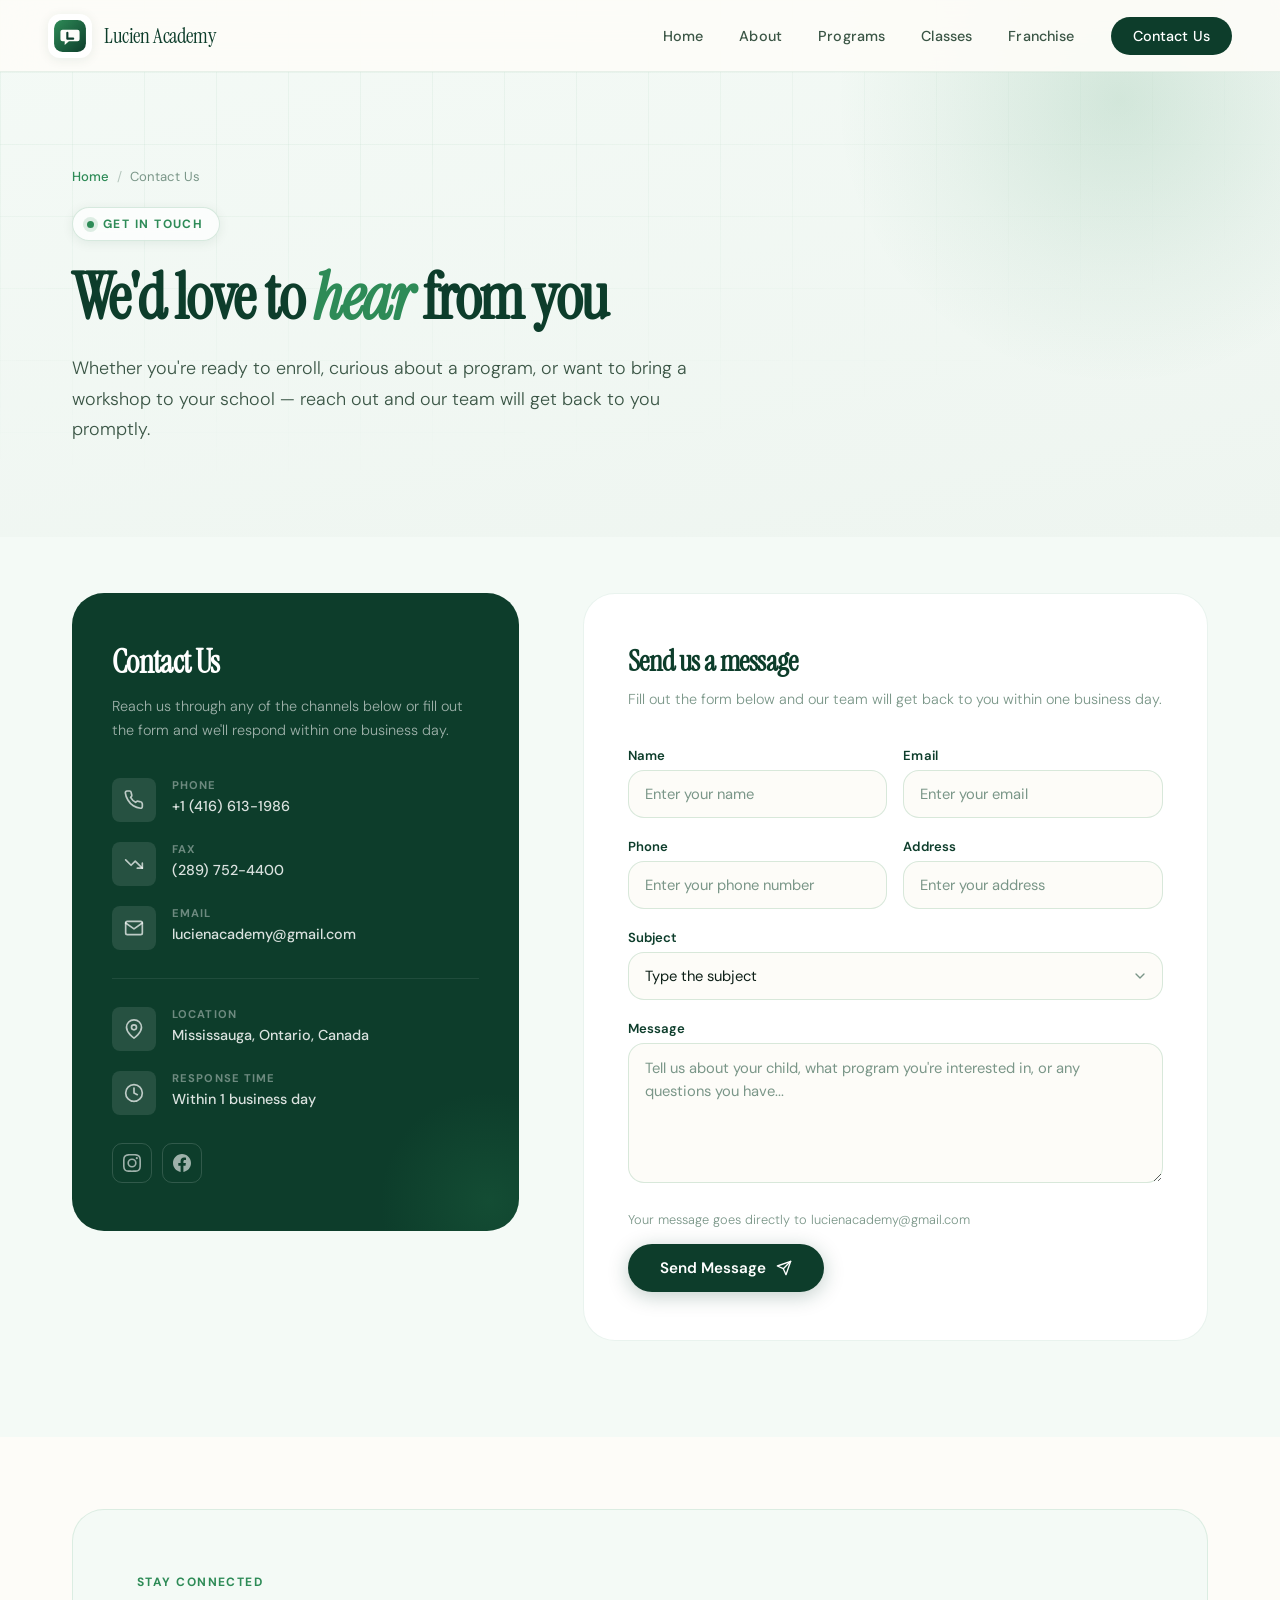
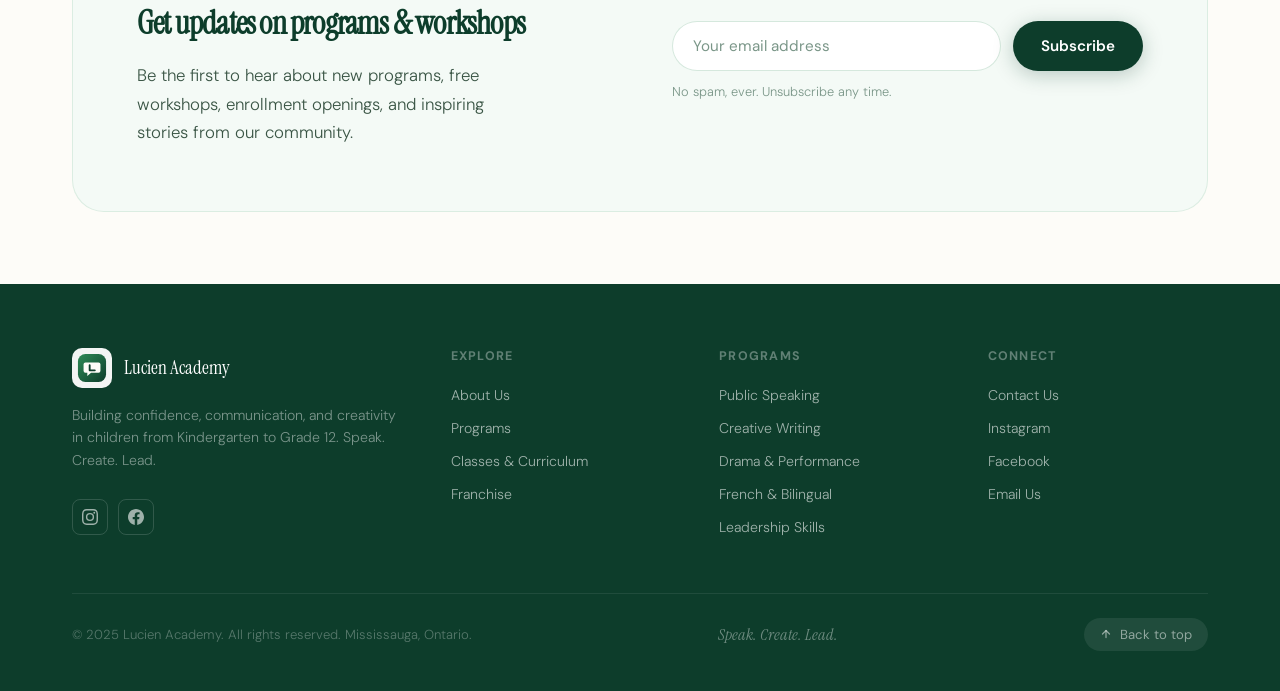
<file: contact.html>
<!DOCTYPE html>
<html lang="en">
<head>
<meta charset="UTF-8">
<meta name="viewport" content="width=device-width, initial-scale=1.0">
<title>Contact Us — Lucien Academy</title>
<meta name="description" content="Contact Lucien Academy in Mississauga, Ontario. Enroll your child, ask about a program, or bring a workshop to your school. We reply within one business day.">
<link rel="icon" href="logo.svg" type="image/svg+xml">
<link rel="preconnect" href="https://fonts.googleapis.com">
<link rel="preconnect" href="https://fonts.gstatic.com" crossorigin>
<link href="https://fonts.googleapis.com/css2?family=Instrument+Serif:ital@0;1&family=DM+Sans:ital,opsz,wght@0,9..40,300;0,9..40,400;0,9..40,500;0,9..40,600;0,9..40,700;1,9..40,300&display=swap" rel="stylesheet">
<link rel="stylesheet" href="styles.css">
</head>
<body>

<!-- MOBILE NAV OVERLAY -->
<div class="nav-mobile-overlay" id="mobileNav">
  <a href="index.html">Home</a>
  <a href="about.html">About</a>
  <a href="programs.html">Programs</a>
  <a href="classes.html">Classes</a>
  <a href="franchise.html">Franchise</a>
  <a href="contact.html" class="nav-cta-mobile">Contact Us</a>
</div>

<!-- NAV -->
<nav id="navbar">
  <a href="index.html" class="nav-logo">
    <div class="nav-logo-icon"><img src="logo.svg" alt="Lucien Academy Logo"></div>
    <span class="nav-logo-text">Lucien Academy</span>
  </a>
  <ul class="nav-links">
    <li><a href="index.html">Home</a></li>
    <li><a href="about.html">About</a></li>
    <li><a href="programs.html">Programs</a></li>
    <li><a href="classes.html">Classes</a></li>
    <li><a href="franchise.html">Franchise</a></li>
    <li><a href="contact.html" class="nav-cta">Contact Us</a></li>
  </ul>
  <button class="nav-hamburger" aria-label="Menu" id="hamburger"><span></span><span></span><span></span></button>
</nav>

<!-- PAGE HERO -->
<header class="page-hero">
  <div class="breadcrumb"><a href="index.html">Home</a><span>/</span>Contact Us</div>
  <div class="page-hero-inner">
    <p class="section-eyebrow">Get In Touch</p>
    <h1 class="section-title">We'd love to <em>hear</em> from you</h1>
    <p class="section-sub">Whether you're ready to enroll, curious about a program, or want to bring a workshop to your school — reach out and our team will get back to you promptly.</p>
  </div>
</header>

<!-- CONTACT SECTION -->
<section class="contact-section" id="contact" style="padding-top:56px;">
  <div class="contact-layout" style="margin-top:0;">
    <div class="contact-info-card reveal">
      <h3>Contact Us</h3>
      <p>Reach us through any of the channels below or fill out the form and we'll respond within one business day.</p>
      <div class="contact-info-items">
        <div class="contact-info-item">
          <div class="contact-info-icon"><svg viewBox="0 0 24 24" fill="none" stroke="currentColor" stroke-width="2" stroke-linecap="round" stroke-linejoin="round"><path d="M22 16.92v3a2 2 0 0 1-2.18 2 19.79 19.79 0 0 1-8.63-3.07A19.5 19.5 0 0 1 4.69 12 19.79 19.79 0 0 1 1.59 3.41 2 2 0 0 1 3.55 1.22h3a2 2 0 0 1 2 1.72 12.84 12.84 0 0 0 .7 2.81 2 2 0 0 1-.45 2.11L7.91 8.75a16 16 0 0 0 6 6l1.06-.89a2 2 0 0 1 2.11-.45 12.84 12.84 0 0 0 2.81.7A2 2 0 0 1 21.73 16z"/></svg></div>
          <div><div class="contact-info-label">Phone</div><div class="contact-info-value"><a href="tel:+14166131986">+1 (416) 613-1986</a></div></div>
        </div>
        <div class="contact-info-item">
          <div class="contact-info-icon"><svg viewBox="0 0 24 24" fill="none" stroke="currentColor" stroke-width="2" stroke-linecap="round" stroke-linejoin="round"><polyline points="22 17 13.5 8.5 8.5 13.5 2 7"/><polyline points="16 17 22 17 22 11"/></svg></div>
          <div><div class="contact-info-label">Fax</div><div class="contact-info-value">(289) 752-4400</div></div>
        </div>
        <div class="contact-info-item">
          <div class="contact-info-icon"><svg viewBox="0 0 24 24" fill="none" stroke="currentColor" stroke-width="2" stroke-linecap="round" stroke-linejoin="round"><path d="M4 4h16c1.1 0 2 .9 2 2v12c0 1.1-.9 2-2 2H4c-1.1 0-2-.9-2-2V6c0-1.1.9-2 2-2z"/><polyline points="22,6 12,13 2,6"/></svg></div>
          <div><div class="contact-info-label">Email</div><div class="contact-info-value"><a href="mailto:lucienacademy@gmail.com">lucienacademy@gmail.com</a></div></div>
        </div>
        <div class="contact-info-divider"></div>
        <div class="contact-info-item">
          <div class="contact-info-icon"><svg viewBox="0 0 24 24" fill="none" stroke="currentColor" stroke-width="2" stroke-linecap="round" stroke-linejoin="round"><path d="M21 10c0 7-9 13-9 13s-9-6-9-13a9 9 0 0 1 18 0z"/><circle cx="12" cy="10" r="3"/></svg></div>
          <div><div class="contact-info-label">Location</div><div class="contact-info-value">Mississauga, Ontario, Canada</div></div>
        </div>
        <div class="contact-info-item">
          <div class="contact-info-icon"><svg viewBox="0 0 24 24" fill="none" stroke="currentColor" stroke-width="2" stroke-linecap="round" stroke-linejoin="round"><circle cx="12" cy="12" r="10"/><polyline points="12 6 12 12 16 14"/></svg></div>
          <div><div class="contact-info-label">Response Time</div><div class="contact-info-value">Within 1 business day</div></div>
        </div>
      </div>
      <div class="contact-social-row">
        <a href="http://www.instagram.com/lucienacademy" class="contact-social-btn" aria-label="Instagram"><svg viewBox="0 0 24 24" fill="currentColor"><path d="M12 2.163c3.204 0 3.584.012 4.85.07 3.252.148 4.771 1.691 4.919 4.919.058 1.265.069 1.645.069 4.849 0 3.205-.012 3.584-.069 4.849-.149 3.225-1.664 4.771-4.919 4.919-1.266.058-1.644.07-4.85.07-3.204 0-3.584-.012-4.849-.07-3.26-.149-4.771-1.699-4.919-4.92-.058-1.265-.07-1.644-.07-4.849 0-3.204.013-3.583.07-4.849.149-3.227 1.664-4.771 4.919-4.919 1.266-.057 1.645-.069 4.849-.069zM12 0C8.741 0 8.333.014 7.053.072 2.695.272.273 2.69.073 7.052.014 8.333 0 8.741 0 12c0 3.259.014 3.668.072 4.948.2 4.358 2.618 6.78 6.98 6.98C8.333 23.986 8.741 24 12 24c3.259 0 3.668-.014 4.948-.072 4.354-.2 6.782-2.618 6.979-6.98.059-1.28.073-1.689.073-4.948 0-3.259-.014-3.667-.072-4.947-.196-4.354-2.617-6.78-6.979-6.98C15.668.014 15.259 0 12 0zm0 5.838a6.162 6.162 0 100 12.324 6.162 6.162 0 000-12.324zM12 16a4 4 0 110-8 4 4 0 010 8zm6.406-11.845a1.44 1.44 0 100 2.881 1.44 1.44 0 000-2.881z"/></svg></a>
        <a href="https://www.facebook.com/lucienacademy1" class="contact-social-btn" aria-label="Facebook"><svg viewBox="0 0 24 24" fill="currentColor"><path d="M24 12.073c0-6.627-5.373-12-12-12s-12 5.373-12 12c0 5.99 4.388 10.954 10.125 11.854v-8.385H7.078v-3.47h3.047V9.43c0-3.007 1.792-4.669 4.533-4.669 1.312 0 2.686.235 2.686.235v2.953H15.83c-1.491 0-1.956.925-1.956 1.874v2.25h3.328l-.532 3.47h-2.796v8.385C19.612 23.027 24 18.062 24 12.073z"/></svg></a>
      </div>
    </div>

    <div class="contact-form-wrap reveal reveal-delay-1">
      <div id="mainFormContent">
        <div class="contact-form-header">
          <h3>Send us a message</h3>
          <p>Fill out the form below and our team will get back to you within one business day.</p>
        </div>
        <form class="contact-form" id="mainContactForm" novalidate>
          <div class="form-row">
            <div class="form-group">
              <label class="form-label" for="main-name">Name</label>
              <input class="form-input" type="text" id="main-name" name="name" placeholder="Enter your name" autocomplete="name">
              <span class="form-error-msg" id="main-name-err">Please enter your name.</span>
            </div>
            <div class="form-group">
              <label class="form-label" for="main-email">Email</label>
              <input class="form-input" type="email" id="main-email" name="email" placeholder="Enter your email" autocomplete="email">
              <span class="form-error-msg" id="main-email-err">Please enter a valid email address.</span>
            </div>
          </div>
          <div class="form-row">
            <div class="form-group">
              <label class="form-label" for="main-phone">Phone</label>
              <input class="form-input" type="tel" id="main-phone" name="phone" placeholder="Enter your phone number" autocomplete="tel">
              <span class="form-error-msg" id="main-phone-err">Please enter your phone number.</span>
            </div>
            <div class="form-group">
              <label class="form-label" for="main-address">Address</label>
              <input class="form-input" type="text" id="main-address" name="address" placeholder="Enter your address" autocomplete="street-address">
            </div>
          </div>
          <div class="form-group">
            <label class="form-label" for="main-subject">Subject</label>
            <select class="form-select" id="main-subject" name="subject">
              <option value="" disabled selected>Type the subject</option>
              <option value="Program Enrollment">Program Enrollment</option>
              <option value="Workshop Booking">Workshop Booking</option>
              <option value="Bilingual Programs">Bilingual Programs</option>
              <option value="Franchise & Partnership">Franchise & Partnership</option>
              <option value="General Inquiry">General Inquiry</option>
              <option value="Other">Other</option>
            </select>
            <span class="form-error-msg" id="main-subject-err">Please select a subject.</span>
          </div>
          <div class="form-group">
            <label class="form-label" for="main-message">Message</label>
            <textarea class="form-textarea" id="main-message" name="message" placeholder="Tell us about your child, what program you're interested in, or any questions you have..."></textarea>
            <span class="form-error-msg" id="main-message-err">Please enter a message.</span>
          </div>
          <div class="form-submit">
            <span class="form-note">Your message goes directly to lucienacademy@gmail.com</span>
            <button type="submit" class="form-btn" id="mainFormBtn">
              Send Message
              <svg viewBox="0 0 24 24" fill="none" stroke="currentColor" stroke-width="2" stroke-linecap="round" stroke-linejoin="round"><line x1="22" y1="2" x2="11" y2="13"/><polygon points="22 2 15 22 11 13 2 9 22 2"/></svg>
            </button>
          </div>
        </form>
      </div>
      <div class="form-success" id="mainFormSuccess">
        <div class="form-success-icon"><svg viewBox="0 0 24 24" fill="none" stroke="currentColor" stroke-width="2.5" stroke-linecap="round" stroke-linejoin="round"><polyline points="20 6 9 17 4 12"/></svg></div>
        <h4>Message Sent!</h4>
        <p>Thank you for reaching out. Our team will get back to you at <strong id="successEmail"></strong> within one business day.</p>
        <button class="btn-primary" style="margin-top: 8px;" onclick="resetMainForm()">Send Another Message</button>
      </div>
    </div>
  </div>
</section>

<!-- NEWSLETTER -->
<section class="newsletter-section">
  <div class="newsletter-inner">
    <div>
      <p class="section-eyebrow reveal">Stay Connected</p>
      <h2 class="section-title reveal reveal-delay-1" style="font-size: clamp(1.6rem, 2.5vw, 2.4rem);">Get updates on programs &amp; workshops</h2>
      <p class="section-sub reveal reveal-delay-2">Be the first to hear about new programs, free workshops, enrollment openings, and inspiring stories from our community.</p>
    </div>
    <div class="reveal reveal-delay-2">
      <form class="newsletter-form" onsubmit="handleSubscribe(event)">
        <input type="email" class="newsletter-input" placeholder="Your email address" required>
        <button type="submit" class="btn-primary">Subscribe</button>
      </form>
      <p style="font-size: 0.8rem; color: var(--text-muted); margin-top: 12px; font-weight: 300;">No spam, ever. Unsubscribe any time.</p>
    </div>
  </div>
</section>

<!-- FOOTER -->
<footer>
  <div class="footer-top">
    <div>
      <a href="index.html" class="footer-logo-wrap">
        <div class="footer-logo-icon"><img src="logo.svg" alt="Lucien Academy Logo"></div>
        <span class="footer-logo-text">Lucien Academy</span>
      </a>
      <p class="footer-tagline">Building confidence, communication, and creativity in children from Kindergarten to Grade 12. Speak. Create. Lead.</p>
      <div class="footer-socials">
        <a href="http://www.instagram.com/lucienacademy" class="footer-social" aria-label="Instagram"><svg width="16" height="16" viewBox="0 0 24 24" fill="currentColor"><path d="M12 2.163c3.204 0 3.584.012 4.85.07 3.252.148 4.771 1.691 4.919 4.919.058 1.265.069 1.645.069 4.849 0 3.205-.012 3.584-.069 4.849-.149 3.225-1.664 4.771-4.919 4.919-1.266.058-1.644.07-4.85.07-3.204 0-3.584-.012-4.849-.07-3.26-.149-4.771-1.699-4.919-4.92-.058-1.265-.07-1.644-.07-4.849 0-3.204.013-3.583.07-4.849.149-3.227 1.664-4.771 4.919-4.919 1.266-.057 1.645-.069 4.849-.069zM12 0C8.741 0 8.333.014 7.053.072 2.695.272.273 2.69.073 7.052.014 8.333 0 8.741 0 12c0 3.259.014 3.668.072 4.948.2 4.358 2.618 6.78 6.98 6.98C8.333 23.986 8.741 24 12 24c3.259 0 3.668-.014 4.948-.072 4.354-.2 6.782-2.618 6.979-6.98.059-1.28.073-1.689.073-4.948 0-3.259-.014-3.667-.072-4.947-.196-4.354-2.617-6.78-6.979-6.98C15.668.014 15.259 0 12 0zm0 5.838a6.162 6.162 0 100 12.324 6.162 6.162 0 000-12.324zM12 16a4 4 0 110-8 4 4 0 010 8zm6.406-11.845a1.44 1.44 0 100 2.881 1.44 1.44 0 000-2.881z"/></svg></a>
        <a href="https://www.facebook.com/lucienacademy1" class="footer-social" aria-label="Facebook"><svg width="16" height="16" viewBox="0 0 24 24" fill="currentColor"><path d="M24 12.073c0-6.627-5.373-12-12-12s-12 5.373-12 12c0 5.99 4.388 10.954 10.125 11.854v-8.385H7.078v-3.47h3.047V9.43c0-3.007 1.792-4.669 4.533-4.669 1.312 0 2.686.235 2.686.235v2.953H15.83c-1.491 0-1.956.925-1.956 1.874v2.25h3.328l-.532 3.47h-2.796v8.385C19.612 23.027 24 18.062 24 12.073z"/></svg></a>
      </div>
    </div>
    <div class="footer-col">
      <h4>Explore</h4>
      <ul>
        <li><a href="about.html">About Us</a></li>
        <li><a href="programs.html">Programs</a></li>
        <li><a href="classes.html">Classes & Curriculum</a></li>
        <li><a href="franchise.html">Franchise</a></li>
      </ul>
    </div>
    <div class="footer-col">
      <h4>Programs</h4>
      <ul>
        <li><a href="programs.html#public-speaking">Public Speaking</a></li>
        <li><a href="programs.html#creative-writing">Creative Writing</a></li>
        <li><a href="programs.html#drama">Drama & Performance</a></li>
        <li><a href="programs.html#french">French & Bilingual</a></li>
        <li><a href="programs.html#leadership">Leadership Skills</a></li>
      </ul>
    </div>
    <div class="footer-col">
      <h4>Connect</h4>
      <ul>
        <li><a href="contact.html">Contact Us</a></li>
        <li><a href="http://www.instagram.com/lucienacademy">Instagram</a></li>
        <li><a href="https://www.facebook.com/lucienacademy1">Facebook</a></li>
        <li><a href="mailto:lucienacademy@gmail.com">Email Us</a></li>
      </ul>
    </div>
  </div>
  <div class="footer-bottom">
    <span class="footer-bottom-text">&copy; 2025 Lucien Academy. All rights reserved. Mississauga, Ontario.</span>
    <span class="footer-motto">Speak. Create. Lead.</span>
    <a href="#" class="back-to-top">
      <svg width="12" height="12" viewBox="0 0 24 24" fill="none" stroke="currentColor" stroke-width="2.5" stroke-linecap="round" stroke-linejoin="round"><line x1="12" y1="19" x2="12" y2="5"/><polyline points="5 12 12 5 19 12"/></svg>
      Back to top
    </a>
  </div>
</footer>

<script src="script.js"></script>
</body>
</html>
</file>
<file: styles.css>
/* ===========================================================
   LUCIEN ACADEMY — SHARED STYLES
   =========================================================== */
*, *::before, *::after { box-sizing: border-box; margin: 0; padding: 0; }

:root {
  --green-dark:   #0D3D2B;
  --green-mid:    #1A5C3F;
  --green-accent: #2E8B57;
  --green-light:  #EEF5F0;
  --green-pale:   #F4FAF6;
  --cream:        #FDFCF8;
  --text-dark:    #0D1F17;
  --text-mid:     #3A5545;
  --text-muted:   #7A9688;
  --white:        #FFFFFF;
  --font-display: 'Instrument Serif', Georgia, serif;
  --font-body:    'DM Sans', system-ui, sans-serif;
  --radius-sm:    8px;
  --radius-md:    16px;
  --radius-lg:    24px;
  --radius-xl:    32px;
  --shadow-sm:    0 2px 12px rgba(13,61,43,0.08);
  --shadow-md:    0 8px 32px rgba(13,61,43,0.12);
  --shadow-lg:    0 20px 60px rgba(13,61,43,0.16);
  --transition:   0.45s cubic-bezier(0.22, 1, 0.36, 1);
  --transition-fast: 0.3s cubic-bezier(0.22, 1, 0.36, 1);
}

html { scroll-behavior: smooth; }

body {
  font-family: var(--font-body);
  background: var(--cream);
  color: var(--text-dark);
  overflow-x: hidden;
  -webkit-font-smoothing: antialiased;
}

/* ── NAVBAR ── */
nav {
  position: fixed;
  top: 0; left: 0; right: 0;
  z-index: 1000;
  display: flex;
  align-items: center;
  justify-content: space-between;
  padding: 0 48px;
  height: 72px;
  background: rgba(253,252,248,0.92);
  backdrop-filter: blur(20px);
  -webkit-backdrop-filter: blur(20px);
  border-bottom: 1px solid rgba(46,139,87,0.1);
  transition: box-shadow var(--transition), background var(--transition);
}
nav.scrolled { box-shadow: var(--shadow-sm); background: rgba(253,252,248,0.97); }

.nav-logo {
  display: flex;
  align-items: center;
  gap: 12px;
  text-decoration: none;
}
/* ✅ LOGO FIX: use `contain` so the full logo is always visible (never cropped),
   give it a soft plate so it reads cleanly on the light navbar. */
.nav-logo-icon {
  width: 44px;
  height: 44px;
  border-radius: 12px;
  overflow: hidden;
  display: flex;
  align-items: center;
  justify-content: center;
  background: var(--white);
  box-shadow: var(--shadow-sm);
  transition: transform var(--transition);
  flex-shrink: 0;
}
.nav-logo:hover .nav-logo-icon { transform: scale(1.05); }
.nav-logo-icon img {
  width: 100%;
  height: 100%;
  object-fit: contain;
  padding: 5px;
  display: block;
}
.nav-logo-text {
  font-family: var(--font-display);
  font-size: 1.3rem;
  color: var(--green-dark);
  font-weight: 400;
  letter-spacing: -0.02em;
}

.nav-links {
  display: flex;
  align-items: center;
  gap: 36px;
  list-style: none;
}
.nav-links a {
  text-decoration: none;
  font-size: 0.9rem;
  font-weight: 500;
  color: var(--text-mid);
  letter-spacing: 0.01em;
  transition: color var(--transition-fast);
  position: relative;
}
.nav-links a:not(.nav-cta)::after {
  content: '';
  position: absolute;
  bottom: -4px;
  left: 0;
  width: 0;
  height: 1.5px;
  background: var(--green-accent);
  transition: width var(--transition);
}
.nav-links a:not(.nav-cta):hover::after,
.nav-links a.active:not(.nav-cta)::after { width: 100%; }
.nav-links a:hover { color: var(--green-dark); }
.nav-links a.active { color: var(--green-dark); }

.nav-cta {
  background: var(--green-dark);
  color: var(--white) !important;
  padding: 10px 22px;
  border-radius: 100px;
  transition: background var(--transition), transform var(--transition-fast), box-shadow var(--transition) !important;
}
.nav-cta:hover {
  background: var(--green-mid) !important;
  transform: translateY(-1px);
  box-shadow: 0 4px 16px rgba(13,61,43,0.2);
}

.nav-hamburger {
  display: none;
  flex-direction: column;
  gap: 5px;
  background: none;
  border: none;
  cursor: pointer;
  padding: 4px;
}
.nav-hamburger span {
  display: block;
  width: 24px;
  height: 2px;
  background: var(--green-dark);
  border-radius: 2px;
  transition: var(--transition);
  transform-origin: center;
}
.nav-hamburger.active span:nth-child(1) { transform: translateY(7px) rotate(45deg); }
.nav-hamburger.active span:nth-child(2) { opacity: 0; transform: scaleX(0); }
.nav-hamburger.active span:nth-child(3) { transform: translateY(-7px) rotate(-45deg); }

.nav-mobile-overlay {
  position: fixed;
  inset: 72px 0 0 0;
  background: var(--cream);
  z-index: 999;
  flex-direction: column;
  padding: 32px 24px;
  gap: 8px;
  border-top: 1px solid rgba(46,139,87,0.1);
  opacity: 0;
  visibility: hidden;
  transform: translateY(-12px);
  transition: opacity var(--transition), transform var(--transition), visibility var(--transition);
  display: flex;
}
.nav-mobile-overlay.open { opacity: 1; visibility: visible; transform: translateY(0); }
.nav-mobile-overlay a {
  text-decoration: none;
  font-size: 1.1rem;
  font-weight: 500;
  color: var(--text-mid);
  padding: 14px 0;
  border-bottom: 1px solid rgba(46,139,87,0.08);
  transition: color var(--transition-fast), padding-left var(--transition);
  opacity: 0;
  transform: translateX(-16px);
}
.nav-mobile-overlay.open a { opacity: 1; transform: translateX(0); }
.nav-mobile-overlay.open a:nth-child(1) { transition-delay: 0.05s; }
.nav-mobile-overlay.open a:nth-child(2) { transition-delay: 0.1s; }
.nav-mobile-overlay.open a:nth-child(3) { transition-delay: 0.15s; }
.nav-mobile-overlay.open a:nth-child(4) { transition-delay: 0.2s; }
.nav-mobile-overlay.open a:nth-child(5) { transition-delay: 0.25s; }
.nav-mobile-overlay.open a:nth-child(6) { transition-delay: 0.3s; }
.nav-mobile-overlay.open a:nth-child(7) { transition-delay: 0.35s; }
.nav-mobile-overlay a:hover { color: var(--green-dark); padding-left: 8px; }
.nav-mobile-overlay .nav-cta-mobile {
  margin-top: 16px;
  background: var(--green-dark);
  color: white !important;
  text-align: center;
  padding: 16px;
  border-radius: var(--radius-md);
  border-bottom: none;
  font-weight: 700;
}

/* ── HERO (home) ── */
.hero {
  min-height: 100vh;
  display: grid;
  grid-template-columns: 1fr 1fr;
  gap: 0;
  padding-top: 72px;
  background: var(--green-pale);
  position: relative;
  overflow: hidden;
}
.hero::before {
  content: '';
  position: absolute;
  inset: 0;
  background: radial-gradient(ellipse 70% 60% at 30% 50%, rgba(46,139,87,0.06) 0%, transparent 70%);
  pointer-events: none;
}
.hero::after {
  content: '';
  position: absolute;
  inset: 0;
  background-image: linear-gradient(rgba(46,139,87,0.04) 1px, transparent 1px), linear-gradient(90deg, rgba(46,139,87,0.04) 1px, transparent 1px);
  background-size: 80px 80px;
  pointer-events: none;
}

.hero-content {
  display: flex;
  flex-direction: column;
  justify-content: center;
  padding: 80px 64px 80px 72px;
  position: relative;
  z-index: 2;
}

.hero-eyebrow {
  display: inline-flex;
  align-items: center;
  gap: 8px;
  background: var(--white);
  border: 1px solid rgba(46,139,87,0.2);
  border-radius: 100px;
  padding: 8px 16px;
  font-size: 0.8rem;
  font-weight: 600;
  color: var(--green-accent);
  letter-spacing: 0.06em;
  text-transform: uppercase;
  margin-bottom: 28px;
  width: fit-content;
  animation: fadeUp 0.8s cubic-bezier(0.22, 1, 0.36, 1) both 0.1s;
}
.hero-eyebrow::before {
  content: '';
  width: 6px; height: 6px;
  border-radius: 50%;
  background: var(--green-accent);
  animation: pulse 2s ease-in-out infinite;
}
@keyframes pulse {
  0%, 100% { opacity: 1; transform: scale(1); }
  50% { opacity: 0.6; transform: scale(1.3); }
}

.hero-headline {
  font-family: var(--font-display);
  font-size: clamp(3rem, 5vw, 4.8rem);
  line-height: 1.05;
  letter-spacing: -0.03em;
  color: var(--green-dark);
  margin-bottom: 24px;
  animation: fadeUp 0.8s cubic-bezier(0.22, 1, 0.36, 1) both 0.2s;
}
.hero-headline em { font-style: italic; color: var(--green-accent); }

.hero-sub {
  font-size: 1.1rem;
  line-height: 1.7;
  color: var(--text-mid);
  max-width: 480px;
  margin-bottom: 40px;
  font-weight: 300;
  animation: fadeUp 0.8s cubic-bezier(0.22, 1, 0.36, 1) both 0.35s;
}

.hero-actions {
  display: flex;
  align-items: center;
  gap: 16px;
  flex-wrap: wrap;
  animation: fadeUp 0.8s cubic-bezier(0.22, 1, 0.36, 1) both 0.45s;
}

.btn-primary {
  display: inline-flex;
  align-items: center;
  gap: 8px;
  background: var(--green-dark);
  color: var(--white);
  padding: 14px 28px;
  border-radius: 100px;
  font-size: 0.95rem;
  font-weight: 600;
  text-decoration: none;
  transition: background var(--transition), transform var(--transition-fast), box-shadow var(--transition);
  box-shadow: 0 4px 20px rgba(13,61,43,0.25);
  will-change: transform;
  border: none;
  cursor: pointer;
  font-family: var(--font-body);
}
.btn-primary:hover { background: var(--green-mid); transform: translateY(-2px); box-shadow: 0 8px 28px rgba(13,61,43,0.3); }
.btn-primary:active { transform: translateY(0); }
.btn-primary svg { transition: transform var(--transition); }
.btn-primary:hover svg { transform: translate(2px, -2px); }

.btn-secondary {
  display: inline-flex;
  align-items: center;
  gap: 8px;
  background: transparent;
  color: var(--green-dark);
  padding: 14px 28px;
  border-radius: 100px;
  border: 1.5px solid rgba(13,61,43,0.2);
  font-size: 0.95rem;
  font-weight: 600;
  text-decoration: none;
  transition: border-color var(--transition), background var(--transition), transform var(--transition-fast);
  will-change: transform;
  cursor: pointer;
  font-family: var(--font-body);
  background-color: transparent;
}
.btn-secondary:hover { border-color: var(--green-dark); background: rgba(13,61,43,0.04); transform: translateY(-2px); }
.btn-secondary:active { transform: translateY(0); }

.hero-trust {
  display: flex;
  align-items: center;
  gap: 12px;
  margin-top: 48px;
  animation: fadeUp 0.8s cubic-bezier(0.22, 1, 0.36, 1) both 0.55s;
}
.hero-trust-avatars { display: flex; }
.hero-trust-avatar {
  width: 32px; height: 32px;
  border-radius: 50%;
  border: 2px solid var(--white);
  background: var(--green-accent);
  margin-left: -8px;
  display: flex; align-items: center; justify-content: center;
  font-size: 0.6rem; font-weight: 700; color: white;
  overflow: hidden;
  transition: transform var(--transition-fast);
}
.hero-trust-avatar:first-child { margin-left: 0; }
.hero-trust-avatar:nth-child(2) { background: #1A6B45; }
.hero-trust-avatar:nth-child(3) { background: #3DA067; }
.hero-trust-avatar:nth-child(4) { background: #1D7A4E; }
.hero-trust-avatar:hover { transform: translateY(-2px); }
.hero-trust-text { font-size: 0.85rem; color: var(--text-muted); font-weight: 400; }
.hero-trust-text strong { color: var(--text-dark); font-weight: 600; }

.hero-visual { position: relative; overflow: hidden; z-index: 2; }
.hero-img-grid { display: grid; grid-template-rows: 1fr 1fr; height: 100%; min-height: calc(100vh - 72px); }
.hero-img-top { position: relative; overflow: hidden; }
.hero-img-top img { width: 100%; height: 100%; object-fit: cover; display: block; animation: zoomIn 1.4s cubic-bezier(0.22, 1, 0.36, 1) both 0.1s; }
.hero-img-bottom { display: grid; grid-template-columns: 1fr 1fr; }
.hero-img-bottom > div { position: relative; overflow: hidden; }
.hero-img-bottom > div img { width: 100%; height: 100%; object-fit: cover; display: block; animation: zoomIn 1.4s cubic-bezier(0.22, 1, 0.36, 1) both 0.3s; }
.hero-badge { position: absolute; bottom: 24px; left: 24px; background: var(--white); border-radius: var(--radius-md); padding: 14px 18px; box-shadow: var(--shadow-md); z-index: 10; animation: fadeUp 0.8s cubic-bezier(0.22, 1, 0.36, 1) both 0.7s; }
.hero-badge-label { font-size: 0.7rem; font-weight: 600; color: var(--text-muted); text-transform: uppercase; letter-spacing: 0.08em; }
.hero-badge-value { font-family: var(--font-display); font-size: 2rem; color: var(--green-dark); line-height: 1; margin-top: 2px; }
.hero-tag { position: absolute; top: 24px; right: 24px; background: rgba(13,61,43,0.85); backdrop-filter: blur(8px); color: white; padding: 10px 16px; border-radius: var(--radius-sm); font-size: 0.8rem; font-weight: 600; z-index: 10; animation: fadeDown 0.8s cubic-bezier(0.22, 1, 0.36, 1) both 0.6s; }

/* ── PAGE HERO (interior pages) ── */
.page-hero {
  padding: 168px 72px 92px;
  background: linear-gradient(168deg, var(--green-pale) 0%, var(--green-light) 100%);
  position: relative;
  overflow: hidden;
}
/* faded grid — stronger near the top, dissolving downward */
.page-hero::after {
  content: '';
  position: absolute;
  inset: 0;
  background-image: linear-gradient(rgba(46,139,87,0.05) 1px, transparent 1px), linear-gradient(90deg, rgba(46,139,87,0.05) 1px, transparent 1px);
  background-size: 72px 72px;
  -webkit-mask-image: radial-gradient(ellipse 90% 90% at 20% 0%, #000 35%, transparent 100%);
  mask-image: radial-gradient(ellipse 90% 90% at 20% 0%, #000 35%, transparent 100%);
  pointer-events: none;
}
/* soft floating glow orb for depth */
.page-hero::before {
  content: '';
  position: absolute;
  top: -180px; right: -120px;
  width: 560px; height: 560px;
  background: radial-gradient(circle, rgba(46,139,87,0.16) 0%, rgba(46,139,87,0.05) 45%, transparent 72%);
  border-radius: 50%;
  pointer-events: none;
  animation: floatOrb 11s ease-in-out infinite;
}
.page-hero-inner { max-width: 820px; position: relative; z-index: 2; }
/* eyebrow rendered as a premium pill badge */
.page-hero .section-eyebrow {
  display: inline-flex;
  align-items: center;
  gap: 9px;
  margin-bottom: 22px;
  padding: 8px 16px 8px 14px;
  background: rgba(255,255,255,0.7);
  backdrop-filter: blur(8px);
  -webkit-backdrop-filter: blur(8px);
  border: 1px solid rgba(46,139,87,0.18);
  border-radius: 100px;
  box-shadow: var(--shadow-sm);
  animation: fadeDown 0.7s cubic-bezier(0.22, 1, 0.36, 1) both 0.05s;
}
.page-hero .section-eyebrow::before {
  content: '';
  width: 7px; height: 7px; border-radius: 50%;
  background: var(--green-accent);
  box-shadow: 0 0 0 4px rgba(46,139,87,0.15);
}
.page-hero .section-title { font-size: clamp(2.4rem, 5vw, 4rem); margin-bottom: 20px; animation: fadeUp 0.85s cubic-bezier(0.22, 1, 0.36, 1) both 0.12s; }
.page-hero .section-sub { font-size: 1.12rem; max-width: 640px; animation: fadeUp 0.85s cubic-bezier(0.22, 1, 0.36, 1) both 0.22s; }
.breadcrumb { display: flex; align-items: center; gap: 8px; font-size: 0.82rem; color: var(--text-muted); margin-bottom: 22px; position: relative; z-index: 2; animation: fadeDown 0.6s cubic-bezier(0.22, 1, 0.36, 1) both; }
.breadcrumb a { color: var(--green-accent); text-decoration: none; font-weight: 500; }
.breadcrumb a:hover { color: var(--green-dark); }
.breadcrumb span { opacity: 0.5; }
@keyframes floatOrb { 0%, 100% { transform: translate(0, 0) scale(1); } 50% { transform: translate(-28px, 26px) scale(1.06); } }

/* ── SECTION COMMONS ── */
section { padding: 96px 72px; }
.section-eyebrow { font-size: 0.75rem; font-weight: 700; letter-spacing: 0.12em; text-transform: uppercase; color: var(--green-accent); margin-bottom: 16px; }
.section-title { font-family: var(--font-display); font-size: clamp(2rem, 3.5vw, 3.2rem); line-height: 1.1; letter-spacing: -0.025em; color: var(--green-dark); margin-bottom: 20px; }
.section-title em { font-style: italic; color: var(--green-accent); }
.section-sub { font-size: 1.05rem; line-height: 1.7; color: var(--text-mid); font-weight: 300; max-width: 560px; }
.text-center { text-align: center; }
.text-center .section-sub { margin: 0 auto; }

/* ── TRUST BAR ── */
.trust-bar { background: var(--green-dark); padding: 24px 72px; display: flex; align-items: center; justify-content: space-between; gap: 32px; flex-wrap: wrap; }
.trust-bar-label { font-size: 0.8rem; font-weight: 500; color: rgba(255,255,255,0.5); letter-spacing: 0.08em; text-transform: uppercase; white-space: nowrap; }
.trust-bar-stats { display: flex; gap: 48px; flex-wrap: wrap; }
.trust-stat { text-align: center; }
.trust-stat-num { font-family: var(--font-display); font-size: 2rem; color: var(--white); line-height: 1; }
.trust-stat-label { font-size: 0.78rem; color: rgba(255,255,255,0.5); margin-top: 4px; font-weight: 400; }

/* ── PROGRAMS ── */
.programs-section { background: var(--green-pale); }
.programs-header { display: grid; grid-template-columns: 1fr 1fr; gap: 48px; align-items: end; margin-bottom: 64px; }
.programs-grid { display: grid; grid-template-columns: repeat(3, 1fr); gap: 24px; }
.program-card { background: var(--white); border-radius: var(--radius-xl); overflow: hidden; transition: transform var(--transition), box-shadow var(--transition); will-change: transform; display: flex; flex-direction: column; }
.program-card:hover { transform: translateY(-6px); box-shadow: var(--shadow-lg); }
.program-card-img { height: 220px; background: var(--green-light); overflow: hidden; position: relative; }
.program-card-img img { width: 100%; height: 100%; object-fit: cover; transition: transform 0.8s cubic-bezier(0.22, 1, 0.36, 1); }
.program-card:hover .program-card-img img { transform: scale(1.05); }
.program-card-icon { position: absolute; top: 20px; left: 20px; width: 48px; height: 48px; background: var(--green-dark); border-radius: var(--radius-sm); display: flex; align-items: center; justify-content: center; z-index: 2; box-shadow: 0 4px 16px rgba(13,61,43,0.3); color: white; transition: transform var(--transition); }
.program-card:hover .program-card-icon { transform: scale(1.08); }
.program-card-icon svg { width: 22px; height: 22px; }
.program-card-body { padding: 28px; display: flex; flex-direction: column; flex: 1; }
.program-card-title { font-family: var(--font-display); font-size: 1.4rem; color: var(--green-dark); margin-bottom: 12px; letter-spacing: -0.02em; }
.program-card-desc { font-size: 0.9rem; line-height: 1.65; color: var(--text-mid); font-weight: 300; margin-bottom: 20px; }
.program-card-tags { display: flex; flex-wrap: wrap; gap: 8px; margin-top: auto; }
.program-tag { font-size: 0.75rem; font-weight: 600; color: var(--green-accent); background: var(--green-light); padding: 4px 12px; border-radius: 100px; letter-spacing: 0.02em; transition: background var(--transition-fast), color var(--transition-fast); }
.program-card:hover .program-tag { background: var(--green-dark); color: white; }

/* ── WHY SECTION ── */
.why-section { background: var(--cream); display: grid; grid-template-columns: 1fr 1fr; gap: 80px; align-items: center; }
.why-visual { position: relative; height: 560px; }
.why-img-main { position: absolute; inset: 0; border-radius: var(--radius-xl); overflow: hidden; }
.why-img-main img { width: 100%; height: 100%; object-fit: cover; transition: transform 0.8s cubic-bezier(0.22, 1, 0.36, 1); }
.why-img-main:hover img { transform: scale(1.03); }
.why-card-float { position: absolute; background: var(--white); border-radius: var(--radius-md); padding: 20px 24px; box-shadow: var(--shadow-lg); z-index: 10; transition: transform var(--transition); }
.why-card-float:hover { transform: translateY(-4px); }
.why-card-float.bottom-left { bottom: -24px; left: -32px; min-width: 200px; }
.why-card-float.top-right { top: 32px; right: -32px; max-width: 200px; }
.float-card-label { font-size: 0.7rem; font-weight: 700; text-transform: uppercase; letter-spacing: 0.08em; color: var(--text-muted); margin-bottom: 6px; }
.float-card-value { font-family: var(--font-display); font-size: 1.8rem; color: var(--green-dark); line-height: 1; }
.float-card-sub { font-size: 0.78rem; color: var(--text-muted); margin-top: 4px; }
.float-card-badge { display: inline-flex; align-items: center; gap: 6px; background: var(--green-dark); color: white; font-size: 0.7rem; font-weight: 700; padding: 4px 10px; border-radius: 100px; margin-bottom: 8px; }
.float-card-badge svg { width: 12px; height: 12px; }
.why-features { display: flex; flex-direction: column; }
.why-feature { display: flex; gap: 20px; align-items: flex-start; padding: 24px 0; border-bottom: 1px solid rgba(46,139,87,0.1); transition: padding-left var(--transition); }
.why-feature:first-child { padding-top: 0; }
.why-feature:last-child { border-bottom: none; }
.why-feature:hover { padding-left: 8px; }
.why-feature-icon { width: 44px; height: 44px; border-radius: var(--radius-sm); background: var(--green-light); display: flex; align-items: center; justify-content: center; flex-shrink: 0; transition: background var(--transition), color var(--transition); color: var(--green-dark); }
.why-feature-icon svg { width: 22px; height: 22px; }
.why-feature:hover .why-feature-icon { background: var(--green-dark); color: white; }
.why-feature-title { font-size: 1rem; font-weight: 600; color: var(--green-dark); margin-bottom: 6px; }
.why-feature-desc { font-size: 0.88rem; line-height: 1.6; color: var(--text-muted); font-weight: 300; }

/* ── OUTCOMES ── */
.outcomes-section { background: var(--green-dark); color: white; position: relative; overflow: hidden; }
.outcomes-section::before { content: ''; position: absolute; top: -200px; right: -200px; width: 500px; height: 500px; background: radial-gradient(circle, rgba(46,139,87,0.15) 0%, transparent 70%); pointer-events: none; }
.outcomes-section .section-title { color: white; }
.outcomes-section .section-sub { color: rgba(255,255,255,0.6); }
.outcomes-section .section-eyebrow { color: rgba(255,255,255,0.5); }
.outcomes-wrap { display: grid; grid-template-columns: 1fr 1fr; gap: 48px; margin-top: 56px; align-items: start; position: relative; z-index: 2; }
.outcomes-col-title { font-size: 0.8rem; font-weight: 700; text-transform: uppercase; letter-spacing: 0.1em; color: rgba(255,255,255,0.4); padding: 0 0 16px 0; border-bottom: 1px solid rgba(255,255,255,0.08); margin-bottom: 16px; }
.outcomes-list { display: flex; flex-direction: column; gap: 10px; }
.outcome-item { background: rgba(255,255,255,0.06); border: 1px solid rgba(255,255,255,0.08); border-radius: var(--radius-md); padding: 14px 20px; font-size: 0.9rem; font-weight: 500; color: rgba(255,255,255,0.85); transition: background var(--transition), border-color var(--transition), transform var(--transition-fast); display: flex; align-items: center; gap: 10px; will-change: transform; }
.outcome-item:hover { background: rgba(255,255,255,0.1); border-color: rgba(255,255,255,0.15); transform: translateX(4px); }
.outcome-item.highlight { background: var(--green-accent); border-color: var(--green-accent); color: white; font-weight: 600; }
.outcome-item-dot { width: 6px; height: 6px; border-radius: 50%; background: var(--green-accent); flex-shrink: 0; }
.outcome-item.highlight .outcome-item-dot { background: rgba(255,255,255,0.7); }
.outcomes-image-row { display: grid; grid-template-columns: 1fr 1fr; gap: 24px; margin-top: 56px; position: relative; z-index: 2; }
.outcomes-image-item { height: 200px; border-radius: var(--radius-lg); overflow: hidden; }
.outcomes-image-item img { width: 100%; height: 100%; object-fit: cover; transition: transform 0.8s cubic-bezier(0.22, 1, 0.36, 1); filter: brightness(0.85); }
.outcomes-image-item:hover img { transform: scale(1.05); filter: brightness(1); }

/* ── TESTIMONIALS ── */
.testimonials-section { background: var(--green-pale); }
.testimonials-grid { display: grid; grid-template-columns: repeat(2, 1fr); gap: 24px; margin-top: 56px; }
.testimonial-card { background: var(--green-dark); border-radius: var(--radius-xl); padding: 40px; position: relative; overflow: hidden; transition: transform var(--transition), box-shadow var(--transition); will-change: transform; }
.testimonial-card:hover { transform: translateY(-4px); box-shadow: 0 24px 64px rgba(13,61,43,0.25); }
.testimonial-quote-mark { width: 32px; height: 32px; color: rgba(255,255,255,0.15); margin-bottom: 16px; }
.testimonial-tags { display: flex; gap: 8px; margin-bottom: 20px; }
.testimonial-tag { font-size: 0.72rem; font-weight: 700; background: rgba(255,255,255,0.1); color: rgba(255,255,255,0.6); padding: 4px 12px; border-radius: 100px; letter-spacing: 0.04em; text-transform: uppercase; }
.testimonial-quote { font-family: var(--font-display); font-size: 1.25rem; line-height: 1.5; color: white; margin-bottom: 32px; font-style: italic; }
.testimonial-author { display: flex; align-items: center; gap: 14px; }
.testimonial-avatar { width: 48px; height: 48px; border-radius: var(--radius-sm); overflow: hidden; flex-shrink: 0; }
.testimonial-avatar img { width: 100%; height: 100%; object-fit: cover; }
.testimonial-name { font-size: 0.95rem; font-weight: 600; color: white; }
.testimonial-role { font-size: 0.82rem; color: rgba(255,255,255,0.5); margin-top: 2px; }

/* ── CLASSES ── */
.classes-section { background: var(--cream); display: grid; grid-template-columns: 1fr 1fr; gap: 80px; align-items: start; }
.classes-visual { border-radius: var(--radius-xl); overflow: hidden; margin-top: 24px; height: 300px; }
.classes-visual img { width: 100%; height: 100%; object-fit: cover; transition: transform 0.8s cubic-bezier(0.22, 1, 0.36, 1); }
.classes-visual:hover img { transform: scale(1.03); }
.classes-cards { display: grid; gap: 16px; }
.class-card { display: flex; align-items: center; gap: 20px; padding: 24px 28px; background: var(--white); border-radius: var(--radius-md); border: 1.5px solid rgba(46,139,87,0.1); transition: border-color var(--transition), transform var(--transition-fast), box-shadow var(--transition); will-change: transform; }
.class-card:hover { border-color: var(--green-accent); transform: translateX(6px); box-shadow: var(--shadow-sm); }
.class-card-icon { width: 52px; height: 52px; display: flex; align-items: center; justify-content: center; background: var(--green-light); border-radius: var(--radius-sm); flex-shrink: 0; color: var(--green-dark); transition: background var(--transition), color var(--transition); }
.class-card:hover .class-card-icon { background: var(--green-dark); color: white; }
.class-card-icon svg { width: 24px; height: 24px; }
.class-card-title { font-size: 1rem; font-weight: 600; color: var(--green-dark); margin-bottom: 4px; }
.class-card-desc { font-size: 0.85rem; color: var(--text-muted); font-weight: 300; }
.class-card-arrow { margin-left: auto; color: var(--text-muted); transition: transform var(--transition), color var(--transition-fast); }
.class-card-arrow svg { width: 20px; height: 20px; }
.class-card:hover .class-card-arrow { transform: translateX(4px); color: var(--green-accent); }

/* ── WORKSHOPS ── */
.workshops-section { background: var(--green-pale); }
.workshops-grid { display: grid; grid-template-columns: repeat(3, 1fr); gap: 20px; margin-top: 56px; }
.workshop-card { background: var(--white); border-radius: var(--radius-xl); padding: 32px 28px; border: 1.5px solid rgba(46,139,87,0.1); transition: transform var(--transition), border-color var(--transition), box-shadow var(--transition); will-change: transform; }
.workshop-card:hover { transform: translateY(-4px); border-color: var(--green-accent); box-shadow: var(--shadow-md); }
.workshop-card-icon { width: 48px; height: 48px; margin-bottom: 16px; display: flex; align-items: center; justify-content: center; background: var(--green-light); border-radius: var(--radius-sm); color: var(--green-dark); transition: background var(--transition), color var(--transition); }
.workshop-card:hover .workshop-card-icon { background: var(--green-dark); color: white; }
.workshop-card-icon svg { width: 24px; height: 24px; }
.workshop-card-title { font-family: var(--font-display); font-size: 1.25rem; color: var(--green-dark); margin-bottom: 12px; letter-spacing: -0.02em; }
.workshop-card-items { list-style: none; display: flex; flex-direction: column; gap: 6px; }
.workshop-card-items li { font-size: 0.85rem; color: var(--text-mid); font-weight: 300; padding-left: 14px; position: relative; line-height: 1.5; }
.workshop-card-items li::before { content: ''; position: absolute; left: 0; top: 8px; width: 4px; height: 4px; border-radius: 50%; background: var(--green-accent); }
.workshops-cta { margin-top: 48px; background: var(--green-dark); border-radius: var(--radius-xl); padding: 36px 40px; display: flex; align-items: center; justify-content: space-between; gap: 24px; flex-wrap: wrap; transition: box-shadow var(--transition); }
.workshops-cta:hover { box-shadow: 0 16px 48px rgba(13,61,43,0.3); }
.workshops-cta-text h3 { font-family: var(--font-display); font-size: 1.5rem; color: white; margin-bottom: 8px; letter-spacing: -0.02em; }
.workshops-cta-text p { font-size: 0.9rem; color: rgba(255,255,255,0.6); font-weight: 300; }
.btn-white { display: inline-flex; align-items: center; gap: 8px; background: white; color: var(--green-dark); padding: 14px 24px; border-radius: 100px; font-size: 0.9rem; font-weight: 700; text-decoration: none; transition: transform var(--transition-fast), box-shadow var(--transition); white-space: nowrap; will-change: transform; border: none; cursor: pointer; font-family: var(--font-body); }
.btn-white:hover { transform: translateY(-2px); box-shadow: 0 8px 24px rgba(0,0,0,0.2); }
.btn-white:active { transform: translateY(0); }

/* ── BILINGUAL ── */
.bilingual-section { background: var(--green-dark); overflow: hidden; position: relative; padding: 96px 72px; }
.bilingual-section::before { content: 'FR'; font-family: var(--font-display); font-size: 20rem; color: rgba(255,255,255,0.03); position: absolute; right: -40px; top: -40px; line-height: 1; pointer-events: none; font-style: italic; }
.bilingual-inner { position: relative; z-index: 2; display: grid; grid-template-columns: 1fr 1fr; gap: 72px; align-items: center; }
.bilingual-section .section-title { color: white; }
.bilingual-section .section-eyebrow { color: rgba(255,255,255,0.5); }
.bilingual-section .section-sub { color: rgba(255,255,255,0.65); }
.bilingual-image { border-radius: var(--radius-xl); overflow: hidden; margin-top: 32px; height: 200px; }
.bilingual-image img { width: 100%; height: 100%; object-fit: cover; transition: transform 0.8s cubic-bezier(0.22, 1, 0.36, 1); filter: brightness(0.9); }
.bilingual-image:hover img { transform: scale(1.03); filter: brightness(1); }
.bilingual-cards { display: grid; gap: 12px; }
.bilingual-card { background: rgba(255,255,255,0.07); border: 1px solid rgba(255,255,255,0.1); border-radius: var(--radius-md); padding: 20px 24px; display: flex; align-items: center; gap: 16px; transition: background var(--transition), transform var(--transition-fast), border-color var(--transition); will-change: transform; }
.bilingual-card:hover { background: rgba(255,255,255,0.1); transform: translateX(4px); border-color: rgba(255,255,255,0.2); }
.bilingual-card-icon { width: 40px; height: 40px; flex-shrink: 0; display: flex; align-items: center; justify-content: center; background: rgba(255,255,255,0.1); border-radius: var(--radius-sm); color: rgba(255,255,255,0.7); transition: background var(--transition); }
.bilingual-card:hover .bilingual-card-icon { background: rgba(255,255,255,0.15); }
.bilingual-card-icon svg { width: 20px; height: 20px; }
.bilingual-card-title { font-size: 0.95rem; font-weight: 600; color: white; margin-bottom: 3px; }
.bilingual-card-desc { font-size: 0.82rem; color: rgba(255,255,255,0.5); font-weight: 300; }

/* ── FAQ ── */
.faq-section { background: var(--cream); }
.faq-layout { display: grid; grid-template-columns: 1fr 2fr; gap: 80px; margin-top: 64px; }
.faq-list { display: flex; flex-direction: column; }
.faq-item { border-bottom: 1px solid rgba(46,139,87,0.12); }
.faq-item:first-child { border-top: 1px solid rgba(46,139,87,0.12); }
.faq-question { display: flex; align-items: center; justify-content: space-between; padding: 24px 0; cursor: pointer; gap: 16px; user-select: none; transition: padding-left var(--transition); }
.faq-question:hover { padding-left: 4px; }
.faq-question-text { font-size: 1rem; font-weight: 600; color: var(--green-dark); line-height: 1.4; }
.faq-toggle { width: 32px; height: 32px; border-radius: 50%; background: var(--green-light); display: flex; align-items: center; justify-content: center; flex-shrink: 0; transition: background var(--transition), transform var(--transition), color var(--transition); color: var(--green-dark); }
.faq-toggle svg { width: 14px; height: 14px; transition: transform var(--transition); }
.faq-item.open .faq-toggle { background: var(--green-dark); color: white; }
.faq-item.open .faq-toggle svg { transform: rotate(45deg); }
.faq-answer { max-height: 0; overflow: hidden; transition: max-height 0.5s cubic-bezier(0.22, 1, 0.36, 1), opacity 0.4s ease, padding 0.5s cubic-bezier(0.22, 1, 0.36, 1); opacity: 0; font-size: 0.9rem; line-height: 1.7; color: var(--text-mid); font-weight: 300; }
.faq-item.open .faq-answer { max-height: 300px; opacity: 1; padding: 0 0 24px; }
.faq-cta-card { background: var(--green-dark); border-radius: var(--radius-xl); padding: 40px; color: white; height: fit-content; position: sticky; top: 96px; overflow: hidden; }
.faq-cta-card::after { content: ''; position: absolute; bottom: -60px; right: -60px; width: 160px; height: 160px; background: radial-gradient(circle, rgba(46,139,87,0.25) 0%, transparent 70%); pointer-events: none; }
.faq-cta-card h3 { font-family: var(--font-display); font-size: 1.8rem; margin-bottom: 16px; line-height: 1.2; letter-spacing: -0.02em; position: relative; z-index: 2; }
.faq-cta-card p { font-size: 0.9rem; color: rgba(255,255,255,0.65); line-height: 1.65; font-weight: 300; margin-bottom: 28px; position: relative; z-index: 2; }
.faq-contact-items { display: flex; flex-direction: column; gap: 12px; margin-top: 24px; position: relative; z-index: 2; }
.faq-contact-item { display: flex; align-items: center; gap: 12px; font-size: 0.85rem; color: rgba(255,255,255,0.65); transition: color var(--transition-fast); }
.faq-contact-item:hover { color: rgba(255,255,255,0.9); }
.faq-contact-icon { width: 32px; height: 32px; background: rgba(255,255,255,0.1); border-radius: 8px; display: flex; align-items: center; justify-content: center; flex-shrink: 0; color: rgba(255,255,255,0.6); transition: background var(--transition); }
.faq-contact-item:hover .faq-contact-icon { background: rgba(255,255,255,0.15); }
.faq-contact-icon svg { width: 16px; height: 16px; }

/* ── FRANCHISE ── */
.franchise-section { background: var(--green-pale); text-align: center; padding: 96px 72px; }
.franchise-section .section-eyebrow,
.franchise-section .section-title { text-align: center; }
.franchise-section .section-sub { text-align: center; margin: 0 auto; max-width: 620px; }
.franchise-image { border-radius: var(--radius-xl); overflow: hidden; margin: 52px auto 0; max-width: 900px; height: 320px; }
.franchise-image img { width: 100%; height: 100%; object-fit: cover; transition: transform 0.8s cubic-bezier(0.22, 1, 0.36, 1); }
.franchise-image:hover img { transform: scale(1.03); }
.franchise-grid { display: grid; grid-template-columns: repeat(3, 1fr); gap: 24px; margin-top: 56px; }
.franchise-card { background: var(--white); border-radius: var(--radius-xl); padding: 36px 28px; text-align: left; border: 1.5px solid rgba(46,139,87,0.1); transition: transform var(--transition), border-color var(--transition), box-shadow var(--transition); will-change: transform; }
.franchise-card:hover { transform: translateY(-6px); border-color: var(--green-accent); box-shadow: var(--shadow-md); }
.franchise-card-num { font-family: var(--font-display); font-size: 3rem; color: rgba(46,139,87,0.15); line-height: 1; margin-bottom: 16px; letter-spacing: -0.04em; transition: color var(--transition); }
.franchise-card:hover .franchise-card-num { color: rgba(46,139,87,0.3); }
.franchise-card-title { font-size: 1.05rem; font-weight: 700; color: var(--green-dark); margin-bottom: 10px; }
.franchise-card-desc { font-size: 0.88rem; line-height: 1.65; color: var(--text-muted); font-weight: 300; }
.franchise-cta { margin-top: 56px; display: flex; align-items: center; justify-content: center; gap: 16px; flex-wrap: wrap; }

/* ── LOGO ROLLER (marquee) ── */
.roller-section { background: var(--cream); padding: 72px 0; overflow: hidden; }
.roller-heading { text-align: center; padding: 0 24px; margin-bottom: 44px; }
.roller-heading .section-eyebrow { text-align: center; }
.roller-heading h3 { font-family: var(--font-display); font-size: clamp(1.6rem, 3vw, 2.4rem); color: var(--green-dark); letter-spacing: -0.02em; }
.roller { position: relative; overflow: hidden; padding: 14px 0;
  -webkit-mask-image: linear-gradient(90deg, transparent, #000 10%, #000 90%, transparent);
          mask-image: linear-gradient(90deg, transparent, #000 10%, #000 90%, transparent); }
.roller + .roller { margin-top: 20px; }
.roller-track { display: flex; width: max-content; animation: rollLeft 42s linear infinite; }
.roller-track.reverse { animation: rollRight 48s linear infinite; }
.roller:hover .roller-track { animation-play-state: paused; }
.roller-item {
  display: inline-flex; align-items: center; justify-content: center; gap: 12px;
  margin-right: 20px; flex-shrink: 0;
  padding: 18px 34px; background: var(--white); border: 1.5px solid rgba(46,139,87,0.12);
  border-radius: var(--radius-md); box-shadow: var(--shadow-sm);
  font-family: var(--font-display); font-size: 1.5rem; color: var(--green-dark);
  white-space: nowrap; letter-spacing: -0.01em; transition: transform var(--transition), border-color var(--transition), color var(--transition);
}
.roller-item:hover { transform: translateY(-4px); border-color: var(--green-accent); color: var(--green-accent); }
.roller-item svg { width: 26px; height: 26px; color: var(--green-accent); flex-shrink: 0; }
.roller-item .roller-sub { font-family: var(--font-body); font-size: 0.72rem; font-weight: 600; text-transform: uppercase; letter-spacing: 0.1em; color: var(--text-muted); }
@keyframes rollLeft { from { transform: translateX(0); } to { transform: translateX(-50%); } }
@keyframes rollRight { from { transform: translateX(-50%); } to { transform: translateX(0); } }

/* ── CONTACT SECTION ── */
.contact-section { background: var(--green-pale); padding: 96px 72px; }
.contact-layout { display: grid; grid-template-columns: 1fr 1.4fr; gap: 64px; margin-top: 64px; align-items: start; }
.contact-info-card { background: var(--green-dark); border-radius: var(--radius-xl); padding: 48px 40px; color: white; position: sticky; top: 96px; overflow: hidden; }
.contact-info-card::after { content: ''; position: absolute; bottom: -80px; right: -80px; width: 220px; height: 220px; background: radial-gradient(circle, rgba(46,139,87,0.2) 0%, transparent 70%); pointer-events: none; }
.contact-info-card h3 { font-family: var(--font-display); font-size: 2rem; color: white; margin-bottom: 12px; letter-spacing: -0.02em; position: relative; z-index: 2; }
.contact-info-card p { font-size: 0.9rem; color: rgba(255,255,255,0.6); line-height: 1.65; font-weight: 300; margin-bottom: 36px; position: relative; z-index: 2; }
.contact-info-items { display: flex; flex-direction: column; gap: 20px; position: relative; z-index: 2; }
.contact-info-item { display: flex; align-items: flex-start; gap: 16px; }
.contact-info-icon { width: 44px; height: 44px; background: rgba(255,255,255,0.1); border-radius: var(--radius-sm); display: flex; align-items: center; justify-content: center; flex-shrink: 0; color: rgba(255,255,255,0.7); transition: background var(--transition); }
.contact-info-item:hover .contact-info-icon { background: rgba(255,255,255,0.16); }
.contact-info-icon svg { width: 20px; height: 20px; }
.contact-info-label { font-size: 0.7rem; font-weight: 700; text-transform: uppercase; letter-spacing: 0.1em; color: rgba(255,255,255,0.4); margin-bottom: 4px; }
.contact-info-value { font-size: 0.9rem; color: rgba(255,255,255,0.85); font-weight: 500; line-height: 1.4; }
.contact-info-value a { color: rgba(255,255,255,0.85); text-decoration: none; transition: color var(--transition-fast); }
.contact-info-value a:hover { color: white; }
.contact-info-divider { height: 1px; background: rgba(255,255,255,0.08); margin: 8px 0; position: relative; z-index: 2; }
.contact-social-row { display: flex; gap: 10px; margin-top: 28px; position: relative; z-index: 2; }
.contact-social-btn { width: 40px; height: 40px; border-radius: 10px; border: 1px solid rgba(255,255,255,0.15); display: flex; align-items: center; justify-content: center; color: rgba(255,255,255,0.6); text-decoration: none; transition: background var(--transition), border-color var(--transition), color var(--transition-fast), transform var(--transition-fast); }
.contact-social-btn:hover { background: rgba(255,255,255,0.1); border-color: rgba(255,255,255,0.3); color: white; transform: translateY(-2px); }
.contact-social-btn svg { width: 18px; height: 18px; }
.contact-form-wrap { background: var(--white); border-radius: var(--radius-xl); padding: 48px 44px; border: 1.5px solid rgba(46,139,87,0.1); transition: box-shadow var(--transition); }
.contact-form-wrap:hover { box-shadow: var(--shadow-md); }
.contact-form-header { margin-bottom: 36px; }
.contact-form-header h3 { font-family: var(--font-display); font-size: 1.8rem; color: var(--green-dark); letter-spacing: -0.02em; margin-bottom: 8px; }
.contact-form-header p { font-size: 0.9rem; color: var(--text-muted); font-weight: 300; line-height: 1.6; }
.contact-form { display: flex; flex-direction: column; gap: 20px; }
.form-row { display: grid; grid-template-columns: 1fr 1fr; gap: 16px; }
.form-group { display: flex; flex-direction: column; gap: 6px; }
.form-label { font-size: 0.82rem; font-weight: 600; color: var(--green-dark); letter-spacing: 0.01em; }
.form-input, .form-textarea, .form-select { width: 100%; padding: 13px 16px; border: 1.5px solid rgba(46,139,87,0.18); border-radius: var(--radius-md); font-family: var(--font-body); font-size: 0.92rem; color: var(--text-dark); background: var(--cream); outline: none; transition: border-color var(--transition), box-shadow var(--transition), background var(--transition); -webkit-appearance: none; }
.form-input::placeholder, .form-textarea::placeholder { color: var(--text-muted); }
.form-input:focus, .form-textarea:focus, .form-select:focus { border-color: var(--green-accent); box-shadow: 0 0 0 3px rgba(46,139,87,0.1); background: var(--white); }
.form-textarea { resize: vertical; min-height: 140px; line-height: 1.6; }
.form-select { cursor: pointer; background-image: url("data:image/svg+xml,%3Csvg xmlns='http://www.w3.org/2000/svg' width='16' height='16' viewBox='0 0 24 24' fill='none' stroke='%237A9688' stroke-width='2' stroke-linecap='round' stroke-linejoin='round'%3E%3Cpolyline points='6 9 12 15 18 9'%3E%3C/polyline%3E%3C/svg%3E"); background-repeat: no-repeat; background-position: right 14px center; padding-right: 40px; }
.form-submit { margin-top: 8px; display: flex; align-items: center; justify-content: space-between; gap: 16px; flex-wrap: wrap; }
.form-note { font-size: 0.8rem; color: var(--text-muted); font-weight: 300; }
.form-btn { display: inline-flex; align-items: center; gap: 10px; background: var(--green-dark); color: white; padding: 14px 32px; border-radius: 100px; font-size: 0.95rem; font-weight: 600; border: none; cursor: pointer; font-family: var(--font-body); transition: background var(--transition), transform var(--transition-fast), box-shadow var(--transition); box-shadow: 0 4px 20px rgba(13,61,43,0.25); will-change: transform; }
.form-btn:hover { background: var(--green-mid); transform: translateY(-2px); box-shadow: 0 8px 28px rgba(13,61,43,0.3); }
.form-btn:active { transform: translateY(0); }
.form-btn svg { width: 16px; height: 16px; transition: transform var(--transition); }
.form-btn:hover svg { transform: translate(2px, -2px); }
.form-btn:disabled { opacity: 0.7; cursor: not-allowed; transform: none; }
.form-success { display: none; flex-direction: column; align-items: center; justify-content: center; text-align: center; padding: 48px 24px; gap: 16px; }
.form-success.show { display: flex; }
.form-success-icon { width: 72px; height: 72px; background: var(--green-light); border-radius: 50%; display: flex; align-items: center; justify-content: center; color: var(--green-dark); animation: scaleIn 0.5s cubic-bezier(0.22, 1, 0.36, 1) both; }
.form-success-icon svg { width: 32px; height: 32px; }
@keyframes scaleIn { from { opacity: 0; transform: scale(0.7); } to { opacity: 1; transform: scale(1); } }
.form-success h4 { font-family: var(--font-display); font-size: 1.8rem; color: var(--green-dark); letter-spacing: -0.02em; }
.form-success p { font-size: 0.95rem; color: var(--text-mid); font-weight: 300; max-width: 340px; line-height: 1.6; }
.form-input.error, .form-textarea.error, .form-select.error { border-color: #e53e3e; box-shadow: 0 0 0 3px rgba(229,62,62,0.1); }
.form-error-msg { font-size: 0.75rem; color: #e53e3e; margin-top: 2px; display: none; }
.form-error-msg.show { display: block; }

/* ── NEWSLETTER ── */
.newsletter-section { background: var(--cream); padding: 72px; }
.newsletter-inner { background: var(--green-pale); border-radius: var(--radius-xl); padding: 64px; display: grid; grid-template-columns: 1fr 1fr; gap: 64px; align-items: center; border: 1.5px solid rgba(46,139,87,0.12); transition: box-shadow var(--transition); }
.newsletter-inner:hover { box-shadow: var(--shadow-sm); }
.newsletter-inner .section-sub { max-width: 400px; }
.newsletter-form { display: flex; gap: 12px; flex-wrap: wrap; }
.newsletter-input { flex: 1; min-width: 200px; padding: 14px 20px; border: 1.5px solid rgba(46,139,87,0.2); border-radius: 100px; font-family: var(--font-body); font-size: 0.95rem; color: var(--text-dark); background: white; outline: none; transition: border-color var(--transition), box-shadow var(--transition); }
.newsletter-input:focus { border-color: var(--green-accent); box-shadow: 0 0 0 3px rgba(46,139,87,0.1); }
.newsletter-input::placeholder { color: var(--text-muted); }

/* ── ABOUT / PROSE ── */
.about-intro { background: var(--cream); }
.about-intro-grid { display: grid; grid-template-columns: 1.2fr 1fr; gap: 72px; align-items: center; }
.prose p { font-size: 1.02rem; line-height: 1.8; color: var(--text-mid); font-weight: 300; margin-bottom: 20px; }
.prose p:last-child { margin-bottom: 0; }
.prose p strong { color: var(--green-dark); font-weight: 600; }
.about-visual { position: relative; height: 480px; border-radius: var(--radius-xl); overflow: hidden; }
.about-visual img { width: 100%; height: 100%; object-fit: cover; transition: transform 0.8s cubic-bezier(0.22, 1, 0.36, 1); }
.about-visual:hover img { transform: scale(1.03); }
.about-quote { background: var(--green-dark); color: white; text-align: center; }
.about-quote-inner { max-width: 820px; margin: 0 auto; }
.about-quote-inner p { font-family: var(--font-display); font-size: clamp(1.6rem, 3vw, 2.6rem); line-height: 1.35; font-style: italic; color: white; letter-spacing: -0.01em; }
.about-quote-inner p em { color: var(--green-accent); font-style: italic; }

/* Detailed program blocks (about + programs pages) */
.detail-section { background: var(--cream); }
.detail-section:nth-of-type(even) { background: var(--green-pale); }
.detail-block { display: grid; grid-template-columns: 1fr 1fr; gap: 72px; align-items: center; }
.detail-block + .detail-block { margin-top: 88px; }
.detail-block.reverse .detail-media { order: 2; }
.detail-media { border-radius: var(--radius-xl); overflow: hidden; height: 420px; position: relative; }
.detail-media img { width: 100%; height: 100%; object-fit: cover; transition: transform 0.8s cubic-bezier(0.22, 1, 0.36, 1); }
.detail-media:hover img { transform: scale(1.04); }
.detail-emoji { position: absolute; top: 20px; left: 20px; width: 56px; height: 56px; display: flex; align-items: center; justify-content: center; font-size: 1.7rem; background: var(--white); border-radius: var(--radius-md); box-shadow: var(--shadow-md); z-index: 2; }
.detail-content h3 { font-family: var(--font-display); font-size: clamp(1.8rem, 3vw, 2.6rem); color: var(--green-dark); letter-spacing: -0.02em; margin-bottom: 10px; }
.detail-content .detail-lead { font-size: 1.05rem; color: var(--green-accent); font-weight: 500; font-style: italic; margin-bottom: 20px; }
.detail-content > p { font-size: 0.98rem; line-height: 1.75; color: var(--text-mid); font-weight: 300; margin-bottom: 24px; }
.detail-list { list-style: none; display: grid; grid-template-columns: 1fr 1fr; gap: 12px 24px; }
.detail-list li { position: relative; padding-left: 28px; font-size: 0.92rem; color: var(--text-dark); font-weight: 400; line-height: 1.4; }
.detail-list li::before { content: ''; position: absolute; left: 0; top: 3px; width: 18px; height: 18px; border-radius: 50%; background: var(--green-light); background-image: url("data:image/svg+xml,%3Csvg xmlns='http://www.w3.org/2000/svg' width='12' height='12' viewBox='0 0 24 24' fill='none' stroke='%232E8B57' stroke-width='3' stroke-linecap='round' stroke-linejoin='round'%3E%3Cpolyline points='20 6 9 17 4 12'/%3E%3C/svg%3E"); background-repeat: no-repeat; background-position: center; }

/* Approach pillars */
.approach-grid { display: grid; grid-template-columns: repeat(4, 1fr); gap: 20px; margin-top: 56px; }
.approach-card { background: var(--white); border: 1.5px solid rgba(46,139,87,0.12); border-radius: var(--radius-xl); padding: 32px 26px; text-align: center; transition: transform var(--transition), border-color var(--transition), box-shadow var(--transition); }
.approach-card:hover { transform: translateY(-6px); border-color: var(--green-accent); box-shadow: var(--shadow-md); }
.approach-icon { width: 56px; height: 56px; margin: 0 auto 18px; border-radius: 50%; background: var(--green-light); display: flex; align-items: center; justify-content: center; color: var(--green-dark); }
.approach-icon svg { width: 26px; height: 26px; }
.approach-card h4 { font-family: var(--font-display); font-size: 1.35rem; color: var(--green-dark); margin-bottom: 8px; }
.approach-card p { font-size: 0.88rem; line-height: 1.6; color: var(--text-muted); font-weight: 300; }

/* Generic CTA banner */
.cta-banner { background: var(--green-dark); text-align: center; position: relative; overflow: hidden; }
.cta-banner::before { content: ''; position: absolute; top: -160px; left: 50%; transform: translateX(-50%); width: 600px; height: 400px; background: radial-gradient(circle, rgba(46,139,87,0.18) 0%, transparent 70%); pointer-events: none; }
.cta-banner-inner { max-width: 640px; margin: 0 auto; position: relative; z-index: 2; }
.cta-banner .section-eyebrow { color: rgba(255,255,255,0.5); }
.cta-banner h2 { font-family: var(--font-display); font-size: clamp(2rem, 3.5vw, 3rem); color: white; letter-spacing: -0.02em; margin-bottom: 16px; }
.cta-banner p { font-size: 1.05rem; color: rgba(255,255,255,0.65); font-weight: 300; line-height: 1.7; margin-bottom: 36px; }
.cta-banner-actions { display: flex; gap: 16px; justify-content: center; flex-wrap: wrap; }

/* ── FOOTER ── */
footer { background: var(--green-dark); color: white; padding: 64px 72px 40px; }
.footer-top { display: grid; grid-template-columns: 1.5fr 1fr 1fr 1fr; gap: 48px; margin-bottom: 56px; }
.footer-logo-wrap { display: flex; align-items: center; gap: 12px; margin-bottom: 16px; text-decoration: none; }
.footer-logo-icon {
  width: 40px;
  height: 40px;
  border-radius: 10px;
  overflow: hidden;
  display: flex;
  align-items: center;
  justify-content: center;
  background: rgba(255,255,255,0.95);
  transition: opacity var(--transition);
  flex-shrink: 0;
}
.footer-logo-icon img {
  width: 100%;
  height: 100%;
  object-fit: contain;
  padding: 5px;
  display: block;
}
.footer-logo-wrap:hover .footer-logo-icon { opacity: 0.85; }
.footer-logo-text { font-family: var(--font-display); font-size: 1.2rem; color: white; font-weight: 400; }
.footer-tagline { font-size: 0.88rem; color: rgba(255,255,255,0.45); line-height: 1.6; font-weight: 300; margin-bottom: 28px; }
.footer-socials { display: flex; gap: 10px; }
.footer-social { width: 36px; height: 36px; border-radius: 8px; border: 1px solid rgba(255,255,255,0.15); display: flex; align-items: center; justify-content: center; color: rgba(255,255,255,0.6); text-decoration: none; transition: background var(--transition), border-color var(--transition), color var(--transition-fast), transform var(--transition-fast); }
.footer-social:hover { background: rgba(255,255,255,0.1); border-color: rgba(255,255,255,0.3); color: white; transform: translateY(-2px); }
.footer-col h4 { font-size: 0.78rem; font-weight: 700; text-transform: uppercase; letter-spacing: 0.1em; color: rgba(255,255,255,0.35); margin-bottom: 20px; }
.footer-col ul { list-style: none; display: flex; flex-direction: column; gap: 12px; }
.footer-col ul a { text-decoration: none; font-size: 0.88rem; color: rgba(255,255,255,0.6); transition: color var(--transition-fast), padding-left var(--transition); font-weight: 300; display: inline-block; }
.footer-col ul a:hover { color: white; padding-left: 4px; }
.footer-bottom { border-top: 1px solid rgba(255,255,255,0.08); padding-top: 24px; display: flex; align-items: center; justify-content: space-between; gap: 16px; flex-wrap: wrap; }
.footer-bottom-text { font-size: 0.82rem; color: rgba(255,255,255,0.3); font-weight: 300; }
.footer-motto { font-family: var(--font-display); font-size: 1rem; color: rgba(255,255,255,0.4); font-style: italic; }
.back-to-top { display: flex; align-items: center; gap: 8px; font-size: 0.82rem; color: rgba(255,255,255,0.5); text-decoration: none; background: rgba(255,255,255,0.08); padding: 8px 16px; border-radius: 100px; transition: background var(--transition), color var(--transition-fast), transform var(--transition-fast); }
.back-to-top:hover { background: rgba(255,255,255,0.14); color: white; transform: translateY(-2px); }

/* ── MODAL ── */
.modal-overlay { position: fixed; inset: 0; background: rgba(13,61,43,0.5); backdrop-filter: blur(6px); z-index: 2000; display: flex; align-items: center; justify-content: center; padding: 24px; opacity: 0; visibility: hidden; transition: opacity var(--transition), visibility var(--transition); }
.modal-overlay.open { opacity: 1; visibility: visible; }
.modal-box { background: var(--white); border-radius: var(--radius-xl); width: 100%; max-width: 600px; max-height: 92vh; overflow-y: auto; padding: 48px 44px; position: relative; transform: translateY(24px) scale(0.98); transition: transform var(--transition); box-shadow: 0 32px 80px rgba(13,61,43,0.25); }
.modal-overlay.open .modal-box { transform: translateY(0) scale(1); }
.modal-close { position: absolute; top: 20px; right: 20px; width: 36px; height: 36px; border-radius: 50%; background: var(--green-light); border: none; cursor: pointer; display: flex; align-items: center; justify-content: center; color: var(--green-dark); transition: background var(--transition), transform var(--transition-fast); }
.modal-close:hover { background: var(--green-dark); color: white; transform: scale(1.05); }
.modal-close svg { width: 16px; height: 16px; }
.modal-header { margin-bottom: 32px; }
.modal-eyebrow { font-size: 0.72rem; font-weight: 700; letter-spacing: 0.12em; text-transform: uppercase; color: var(--green-accent); margin-bottom: 10px; }
.modal-title { font-family: var(--font-display); font-size: 2rem; color: var(--green-dark); letter-spacing: -0.02em; margin-bottom: 8px; }
.modal-sub { font-size: 0.9rem; color: var(--text-muted); font-weight: 300; line-height: 1.6; }

/* ── ANIMATIONS ── */
@keyframes fadeUp { from { opacity: 0; transform: translateY(28px); } to { opacity: 1; transform: translateY(0); } }
@keyframes fadeDown { from { opacity: 0; transform: translateY(-16px); } to { opacity: 1; transform: translateY(0); } }
@keyframes zoomIn { from { opacity: 0; transform: scale(1.06); } to { opacity: 1; transform: scale(1); } }

.reveal { opacity: 0; transform: translateY(36px); transition: opacity 0.8s cubic-bezier(0.22, 1, 0.36, 1), transform 0.8s cubic-bezier(0.22, 1, 0.36, 1); }
.reveal.visible { opacity: 1; transform: translateY(0); }
.reveal-delay-1 { transition-delay: 0.1s; }
.reveal-delay-2 { transition-delay: 0.2s; }
.reveal-delay-3 { transition-delay: 0.3s; }
.reveal-delay-4 { transition-delay: 0.4s; }

@media (prefers-reduced-motion: reduce) {
  *, *::before, *::after { animation-duration: 0.01ms !important; transition-duration: 0.01ms !important; animation-iteration-count: 1 !important; }
  .reveal { opacity: 1; transform: none; }
  .roller-track { animation: none !important; }
}

/* ── RESPONSIVE ── */
@media (max-width: 1100px) {
  .hero { grid-template-columns: 1fr; min-height: auto; }
  .hero-content { padding: 80px 40px 60px; }
  .hero-visual { display: none; }
  .why-section { grid-template-columns: 1fr; }
  .why-visual { height: 400px; margin-bottom: 16px; }
  .classes-section { grid-template-columns: 1fr; }
  .bilingual-inner { grid-template-columns: 1fr; }
  .footer-top { grid-template-columns: 1fr 1fr; }
  .programs-header { grid-template-columns: 1fr; gap: 20px; }
  .newsletter-inner { grid-template-columns: 1fr; gap: 32px; }
  .workshops-grid { grid-template-columns: 1fr 1fr; }
  .contact-layout { grid-template-columns: 1fr; }
  .contact-info-card { position: static; }
  .about-intro-grid { grid-template-columns: 1fr; gap: 40px; }
  .about-visual { height: 380px; }
  .detail-block, .detail-block.reverse { grid-template-columns: 1fr; gap: 36px; }
  .detail-block.reverse .detail-media { order: 0; }
  .detail-media { height: 340px; }
  .approach-grid { grid-template-columns: 1fr 1fr; }
}
@media (max-width: 768px) {
  nav { padding: 0 24px; }
  .nav-links { display: none; }
  .nav-hamburger { display: flex; }
  section { padding: 72px 24px; }
  .page-hero { padding: 120px 24px 56px; }
  .hero-content { padding: 64px 24px 48px; }
  .trust-bar { padding: 24px; }
  .trust-bar-stats { gap: 24px; }
  .programs-grid { grid-template-columns: 1fr; }
  .testimonials-grid { grid-template-columns: 1fr; }
  .franchise-grid { grid-template-columns: 1fr; }
  .franchise-section { padding: 72px 24px; }
  .franchise-image { margin-top: 40px; }
  .faq-layout { grid-template-columns: 1fr; }
  .faq-cta-card { position: static; }
  .footer-top { grid-template-columns: 1fr; }
  footer { padding: 48px 24px 32px; }
  .outcomes-wrap { grid-template-columns: 1fr; }
  .workshops-grid { grid-template-columns: 1fr; }
  .newsletter-section { padding: 48px 24px; }
  .newsletter-inner { padding: 40px 28px; }
  .workshops-cta { flex-direction: column; align-items: flex-start; }
  .outcomes-image-row { grid-template-columns: 1fr; }
  .bilingual-section { padding: 72px 24px; }
  .contact-section { padding: 72px 24px; }
  .contact-form-wrap { padding: 32px 24px; }
  .contact-info-card { padding: 32px 28px; }
  .form-row { grid-template-columns: 1fr; }
  .modal-box { padding: 36px 24px; }
  .detail-list { grid-template-columns: 1fr; }
  .approach-grid { grid-template-columns: 1fr; }
  .roller-item { font-size: 1.25rem; padding: 14px 24px; }
}
</file>
